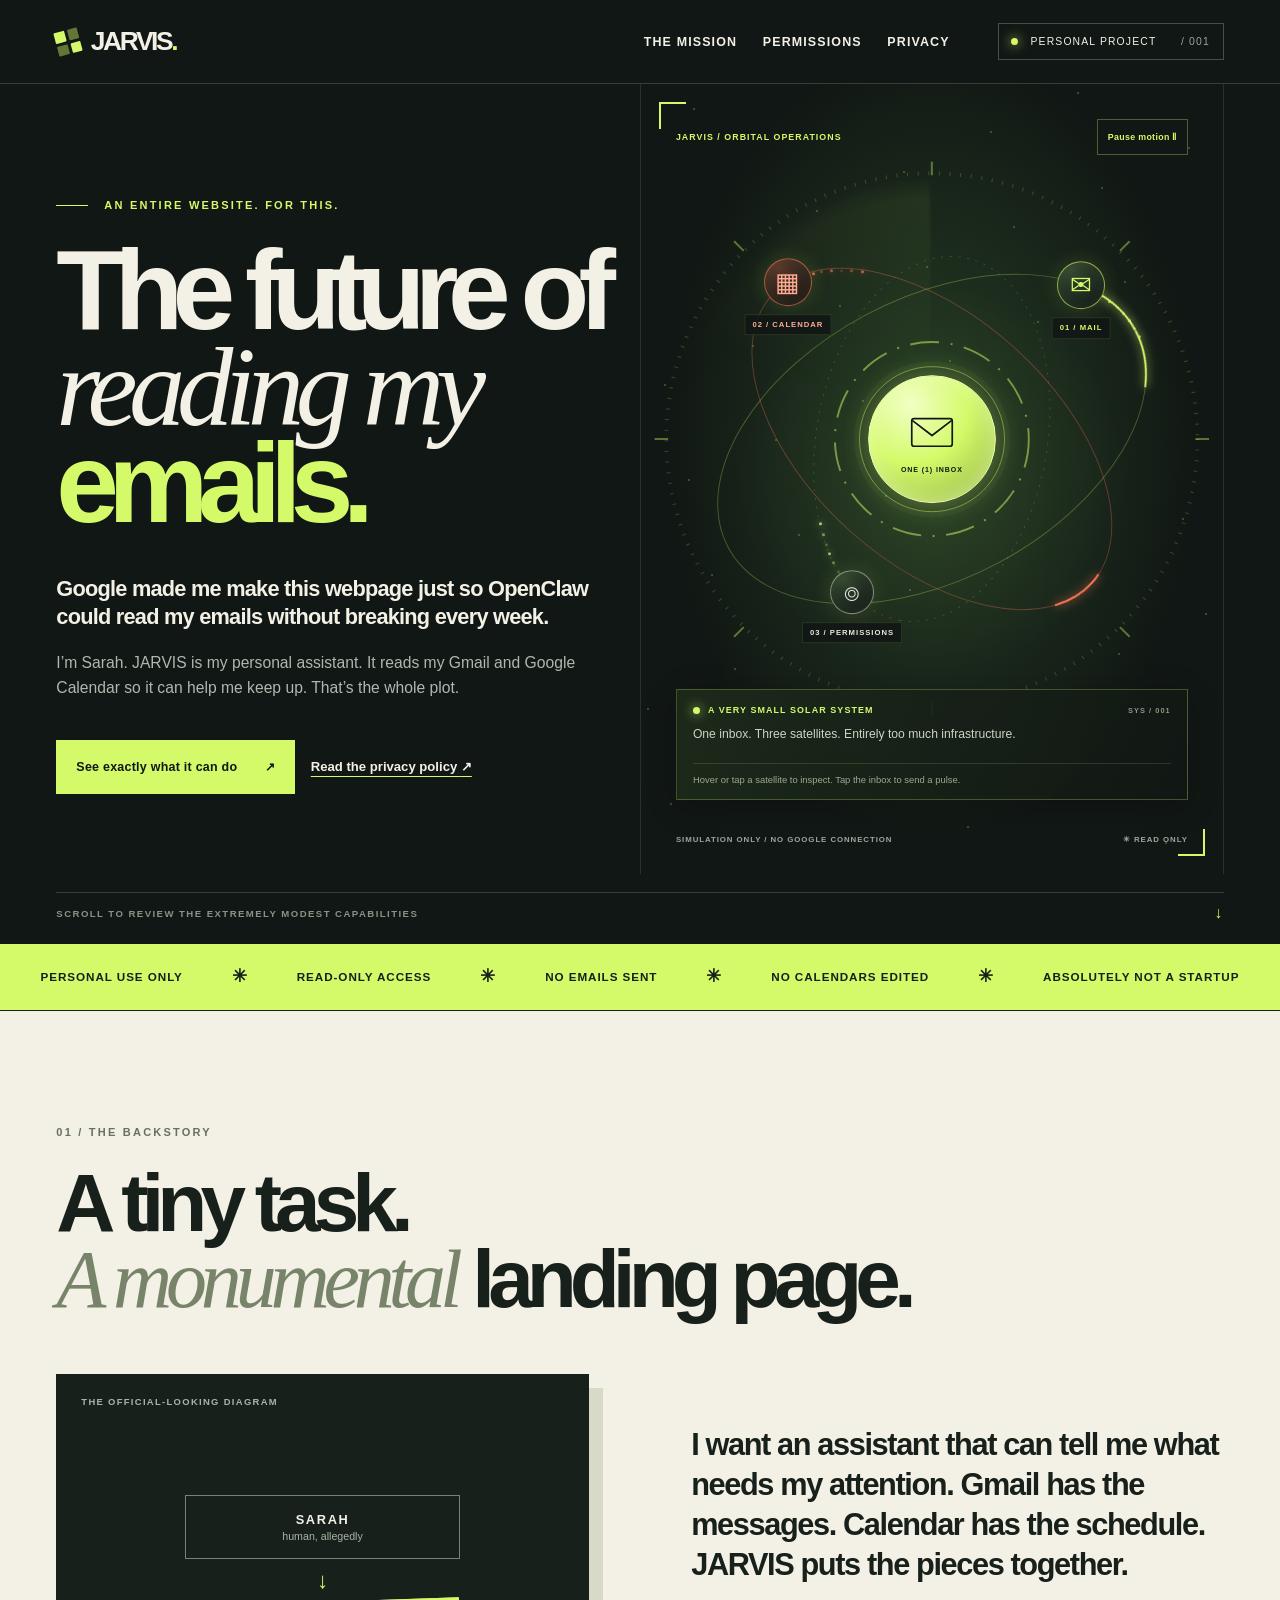
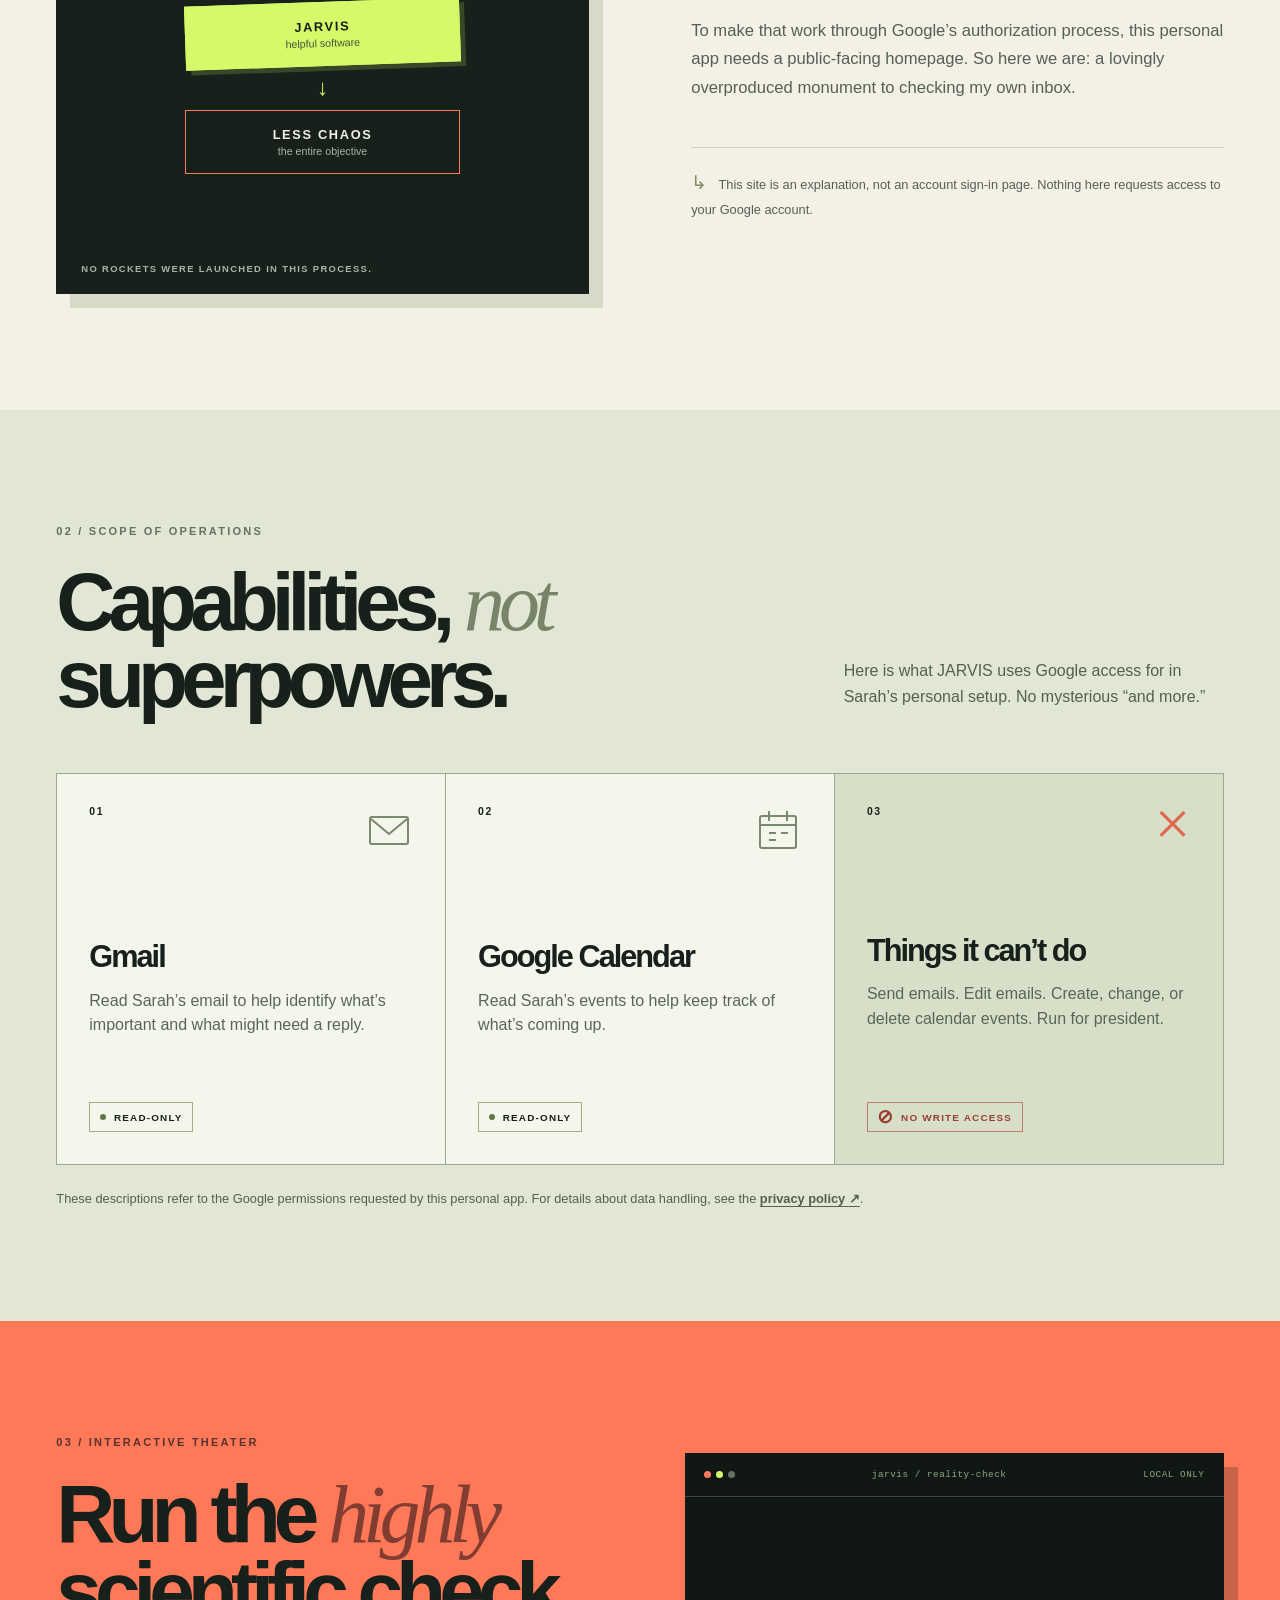
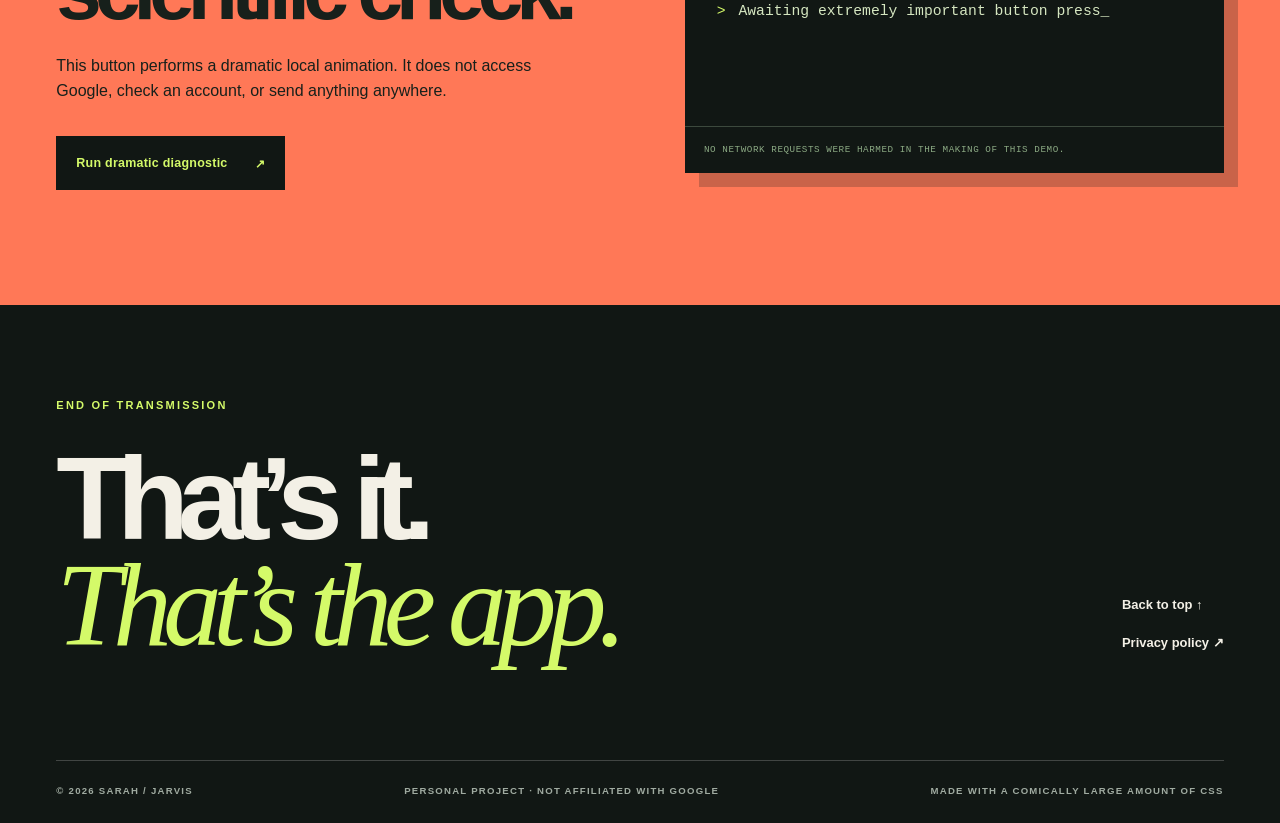
<file: index.html>
<!doctype html>
<html lang="en">
<head>
  <meta charset="utf-8">
  <meta name="viewport" content="width=device-width, initial-scale=1">
  <meta name="theme-color" content="#111714">
  <meta name="description" content="JARVIS is Sarah’s personal OpenClaw assistant. This page explains its read-only Gmail and Google Calendar access, with a perhaps excessive amount of ceremony.">
  <title>JARVIS — A very serious webpage for a very small mission</title>
  <link rel="stylesheet" href="styles.css?v=orbital-3">
  <script src="script.js?v=orbital-3" defer></script>
</head>
<body>
  <a class="skip-link" href="#main">Skip to content</a>
  <div class="site-shell">
    <header class="site-header">
      <a class="brand" href="#top" aria-label="JARVIS, back to top">
        <span class="brand-mark" aria-hidden="true"><span></span><span></span><span></span><span></span></span>
        <span>JARVIS<span class="brand-period">.</span></span>
      </a>
      <nav aria-label="Main navigation">
        <a href="#mission">The mission</a>
        <a href="#permissions">Permissions</a>
        <a href="privacy.html">Privacy</a>
      </nav>
      <span class="header-stamp"><span class="live-dot" aria-hidden="true"></span> PERSONAL PROJECT <span class="stamp-index">/ 001</span></span>
    </header>

    <main id="main">
      <section class="hero" id="top" aria-labelledby="hero-title">
        <div class="hero-copy">
          <div class="eyebrow"><span class="eyebrow-line" aria-hidden="true"></span> AN ENTIRE WEBSITE. FOR THIS.</div>
          <h1 id="hero-title">The future of<br><em>reading my</em><br><span class="hero-emphasis">emails.</span></h1>
          <p class="hero-lede">Google made me make this webpage just so OpenClaw could read my emails without breaking every week.</p>
          <p class="hero-sub">I’m Sarah. JARVIS is my personal assistant. It reads my Gmail and Google Calendar so it can help me keep up. That’s the whole plot.</p>
          <div class="hero-actions">
            <a class="button button-primary" href="#permissions">See exactly what it can do <span aria-hidden="true">↗</span></a>
            <a class="text-link" href="privacy.html">Read the privacy policy <span aria-hidden="true">↗</span></a>
          </div>
        </div>
        <section class="hero-art orbital-lab" aria-label="Interactive orbital illustration" aria-describedby="orbital-help">
          <div class="art-corner art-corner-tl" aria-hidden="true"></div><div class="art-corner art-corner-br" aria-hidden="true"></div>
          <div class="art-meta art-meta-top"><span>JARVIS / ORBITAL OPERATIONS</span><button class="motion-toggle" type="button" aria-pressed="false">Pause motion Ⅱ</button></div>
          <div class="star-field" aria-hidden="true"></div>
          <div class="orbital-scene">
            <div class="radar-sweep" aria-hidden="true"></div>
            <svg class="orbital-rings" viewBox="0 0 600 600" fill="none" aria-hidden="true">
              <circle class="outer-reticle" cx="300" cy="300" r="274"/>
              <circle class="inner-reticle" cx="300" cy="300" r="100"/>
              <g class="orbital-path" transform="rotate(-28 300 300)"><ellipse cx="300" cy="300" rx="238" ry="145"/><ellipse class="orbit-trace" cx="300" cy="300" rx="238" ry="145"/></g>
              <g class="orbital-path path-orange" transform="rotate(42 300 300)"><ellipse cx="300" cy="300" rx="222" ry="127"/><ellipse class="orbit-trace" cx="300" cy="300" rx="222" ry="127"/></g>
              <g class="orbital-path path-faint" transform="rotate(100 300 300)"><ellipse cx="300" cy="300" rx="190" ry="119"/></g>
              <path class="reticle-ticks" d="M300 14v14M300 572v14M14 300h14M572 300h14M96 96l10 10M494 494l10 10M96 504l10-10M494 106l10-10"/>
            </svg>
            <div class="orbital-particles" aria-hidden="true"></div>
            <div class="signal-wave" aria-hidden="true"></div>
            <button class="reactor" type="button" aria-label="Pulse the inbox reactor" aria-describedby="orbital-help">
              <span class="reactor-halo" aria-hidden="true"></span>
              <svg viewBox="0 0 96 96" fill="none" aria-hidden="true"><rect x="12" y="24" width="72" height="49" rx="4" stroke="currentColor" stroke-width="3"/><path d="m14 28 34 26 34-26" stroke="currentColor" stroke-width="3" stroke-linecap="round" stroke-linejoin="round"/></svg>
              <span>ONE (1) INBOX</span>
            </button>
            <button class="satellite satellite-mail" data-orbit="0" type="button" aria-label="Inspect Gmail satellite"><span class="satellite-icon" aria-hidden="true">✉</span><span class="satellite-tag">01 / MAIL</span></button>
            <button class="satellite satellite-calendar" data-orbit="1" type="button" aria-label="Inspect Calendar satellite"><span class="satellite-icon" aria-hidden="true">▦</span><span class="satellite-tag">02 / CALENDAR</span></button>
            <button class="satellite satellite-shield" data-orbit="2" type="button" aria-label="Inspect permissions satellite"><span class="satellite-icon" aria-hidden="true">⌾</span><span class="satellite-tag">03 / PERMISSIONS</span></button>
          </div>
          <div class="orbital-readout"><div class="readout-heading"><span class="live-dot" aria-hidden="true"></span><span id="orbital-title">A VERY SMALL SOLAR SYSTEM</span><span class="readout-index" aria-hidden="true">SYS / 001</span></div><p id="orbital-description">One inbox. Three satellites. Entirely too much infrastructure.</p><p class="orbital-help" id="orbital-help">Hover or tap a satellite to inspect. Tap the inbox to send a pulse.</p><span class="orbital-announcement" role="status" aria-live="polite"></span></div>
          <div class="art-meta art-meta-bottom" aria-hidden="true"><span>SIMULATION ONLY / NO GOOGLE CONNECTION</span><span>✳ READ ONLY</span></div>
        </section>
        <div class="hero-bottomline"><span>SCROLL TO REVIEW THE EXTREMELY MODEST CAPABILITIES</span><span aria-hidden="true">↓</span></div>
      </section>

      <section class="ticker" aria-label="Project summary"><div class="ticker-track"><span>PERSONAL USE ONLY</span><span aria-hidden="true">✳</span><span>READ-ONLY ACCESS</span><span aria-hidden="true">✳</span><span>NO EMAILS SENT</span><span aria-hidden="true">✳</span><span>NO CALENDARS EDITED</span><span aria-hidden="true">✳</span><span>ABSOLUTELY NOT A STARTUP</span></div></section>

      <section class="mission section-pad" id="mission" aria-labelledby="mission-title">
        <div class="section-heading reveal"><span class="section-index">01 / THE BACKSTORY</span><h2 id="mission-title">A tiny task.<br><em>A monumental</em> landing page.</h2></div>
        <div class="mission-grid">
          <div class="mission-visual reveal" aria-hidden="true"><span class="visual-top">THE OFFICIAL-LOOKING DIAGRAM</span><div class="flow-node flow-node-me">SARAH <small>human, allegedly</small></div><span class="flow-arrow">↓</span><div class="flow-node flow-node-jarvis">JARVIS <small>helpful software</small></div><span class="flow-arrow">↓</span><div class="flow-node flow-node-result">LESS CHAOS <small>the entire objective</small></div><span class="visual-bottom">NO ROCKETS WERE LAUNCHED IN THIS PROCESS.</span></div>
          <div class="mission-copy reveal"><p class="large-copy">I want an assistant that can tell me what needs my attention. Gmail has the messages. Calendar has the schedule. JARVIS puts the pieces together.</p><p>To make that work through Google’s authorization process, this personal app needs a public-facing homepage. So here we are: a lovingly overproduced monument to checking my own inbox.</p><p class="micro-note"><span aria-hidden="true">↳</span> This site is an explanation, not an account sign-in page. Nothing here requests access to your Google account.</p></div>
        </div>
      </section>

      <section class="permissions section-pad" id="permissions" aria-labelledby="permissions-title">
        <div class="section-heading reveal"><span class="section-index">02 / SCOPE OF OPERATIONS</span><h2 id="permissions-title">Capabilities, <em>not</em><br>superpowers.</h2><p class="section-intro">Here is what JARVIS uses Google access for in Sarah’s personal setup. No mysterious “and more.”</p></div>
        <div class="permission-grid">
          <article class="permission-card reveal"><div class="card-top"><span class="card-number">01</span><svg viewBox="0 0 48 48" fill="none" aria-hidden="true"><rect x="5" y="11" width="38" height="27" rx="2" stroke="currentColor" stroke-width="2"/><path d="m6 13 18 15 18-15" stroke="currentColor" stroke-width="2"/></svg></div><h3>Gmail</h3><p>Read Sarah’s email to help identify what’s important and what might need a reply.</p><div class="scope-tag"><span class="scope-dot" aria-hidden="true"></span> READ-ONLY</div></article>
          <article class="permission-card reveal"><div class="card-top"><span class="card-number">02</span><svg viewBox="0 0 48 48" fill="none" aria-hidden="true"><rect x="6" y="10" width="36" height="32" rx="2" stroke="currentColor" stroke-width="2"/><path d="M6 19h36M15 5v10M33 5v10M15 27h7M27 27h7M15 34h7" stroke="currentColor" stroke-width="2"/></svg></div><h3>Google Calendar</h3><p>Read Sarah’s events to help keep track of what’s coming up.</p><div class="scope-tag"><span class="scope-dot" aria-hidden="true"></span> READ-ONLY</div></article>
          <article class="permission-card permission-card-negative reveal"><div class="card-top"><span class="card-number">03</span><span class="big-x" aria-hidden="true">×</span></div><h3>Things it can’t do</h3><p>Send emails. Edit emails. Create, change, or delete calendar events. Run for president.</p><div class="scope-tag scope-tag-negative"><span aria-hidden="true">⊘</span> NO WRITE ACCESS</div></article>
        </div>
        <p class="permission-footnote reveal">These descriptions refer to the Google permissions requested by this personal app. For details about data handling, see the <a href="privacy.html">privacy policy <span aria-hidden="true">↗</span></a>.</p>
      </section>

      <section class="diagnostic section-pad" aria-labelledby="diagnostic-title"><div class="diagnostic-copy reveal"><span class="section-index">03 / INTERACTIVE THEATER</span><h2 id="diagnostic-title">Run the <em>highly</em><br>scientific check.</h2><p>This button performs a dramatic local animation. It does not access Google, check an account, or send anything anywhere.</p><button class="button button-secondary" id="diagnostic-button" type="button" aria-controls="diagnostic-output">Run dramatic diagnostic <span aria-hidden="true">↗</span></button></div><div class="terminal reveal" aria-label="Decorative diagnostic display"><div class="terminal-top"><span class="terminal-lights" aria-hidden="true"><i></i><i></i><i></i></span><span>jarvis / reality-check</span><span>LOCAL ONLY</span></div><div class="terminal-body" id="diagnostic-output" role="status" aria-live="polite" aria-atomic="true"><span class="terminal-prompt">&gt;</span> Awaiting extremely important button press<span class="cursor" aria-hidden="true">_</span></div><div class="terminal-bottom">NO NETWORK REQUESTS WERE HARMED IN THE MAKING OF THIS DEMO.</div></div></section>
    </main>

    <footer class="site-footer"><div class="footer-main"><div><span class="footer-kicker">END OF TRANSMISSION</span><p>That’s it.<br><em>That’s the app.</em></p></div><div class="footer-links"><a href="#top">Back to top ↑</a><a href="privacy.html">Privacy policy ↗</a></div></div><div class="footer-bottom"><span>© <span id="year">2026</span> SARAH / JARVIS</span><span>PERSONAL PROJECT · NOT AFFILIATED WITH GOOGLE</span><span>MADE WITH A COMICALLY LARGE AMOUNT OF CSS</span></div></footer>
  </div>
</body>
</html>
</file>
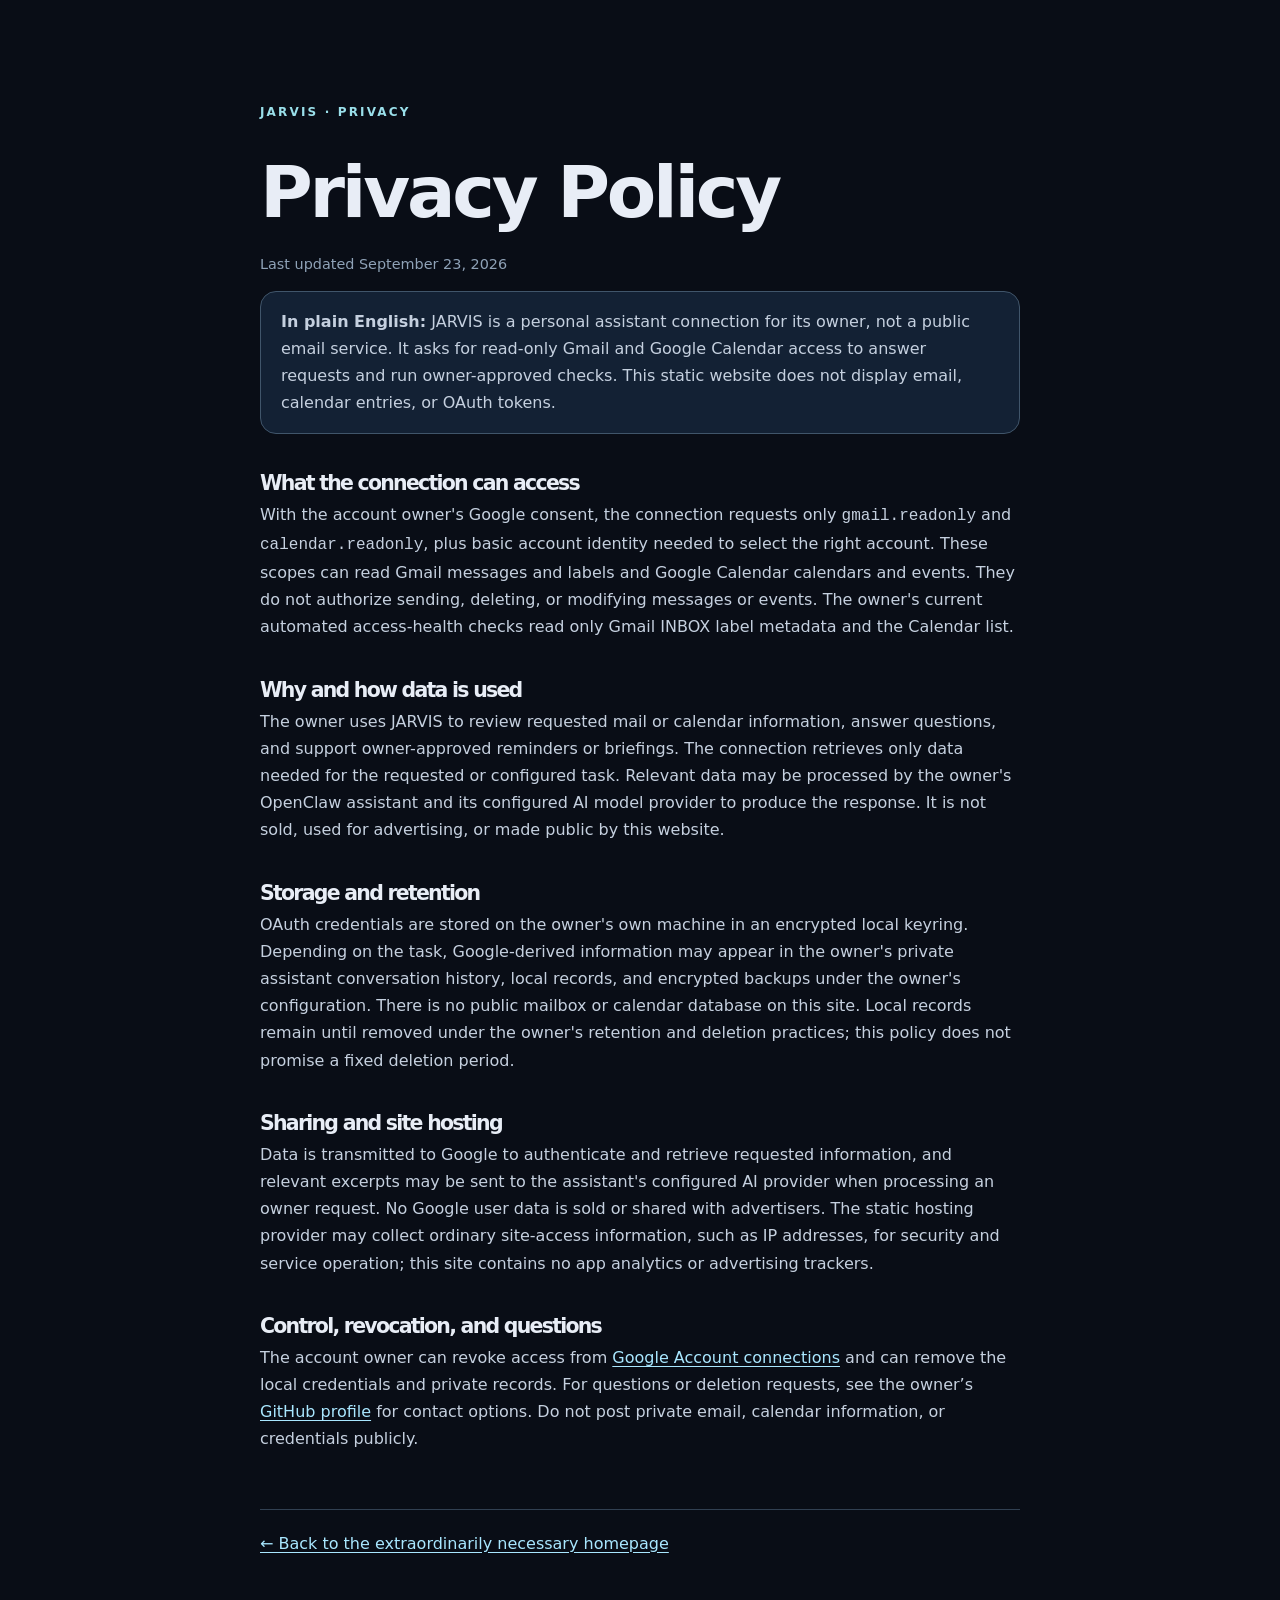
<file: privacy.html>
<!doctype html>
<html lang="en">
<head>
  <meta charset="utf-8">
  <meta name="viewport" content="width=device-width, initial-scale=1">
  <meta name="color-scheme" content="dark">
  <title>Privacy Policy · JARVIS</title>
  <meta name="description" content="How the personal-use JARVIS Google connection handles Gmail and Google Calendar data.">
  <link rel="stylesheet" href="styles.css">
  <style>
    body.privacy-page { background:#090d16; color:#e8edf6; font: 16px/1.7 system-ui,-apple-system,BlinkMacSystemFont,"Segoe UI",sans-serif; }
    .privacy-shell { width:min(760px,calc(100% - 2.5rem)); margin:0 auto; padding:clamp(3rem,8vw,7rem) 0 6rem; }
    .privacy-shell a { color:#a9e7ff; text-underline-offset:3px; }
    .privacy-shell .eyebrow { color:#9adfea; text-transform:uppercase; letter-spacing:.18em; font-size:.75rem; font-weight:700; }
    .privacy-shell h1 { font-size:clamp(2.4rem,7vw,4.5rem); line-height:1.04; letter-spacing:-.045em; margin:.7rem 0 1.4rem; }
    .privacy-shell h2 { font-size:1.28rem; margin:2.5rem 0 .5rem; }
    .privacy-shell p,.privacy-shell li { color:#c5d0df; }
    .privacy-shell ul { padding-left:1.35rem; }
    .privacy-shell .notice { border:1px solid #40556a; border-radius:16px; padding:1rem 1.25rem; background:#132134; }
    .privacy-shell .meta { color:#8fa2b7; font-size:.9rem; }
    .privacy-shell footer { border-top:1px solid #314052; margin-top:3.5rem; padding-top:1.25rem; }
  </style>
</head>
<body class="privacy-page">
  <main class="privacy-shell">
    <p class="eyebrow">JARVIS · Privacy</p>
    <h1>Privacy Policy</h1>
    <p class="meta">Last updated September 23, 2026</p>
    <p class="notice"><strong>In plain English:</strong> JARVIS is a personal assistant connection for its owner, not a public email service. It asks for read-only Gmail and Google Calendar access to answer requests and run owner-approved checks. This static website does not display email, calendar entries, or OAuth tokens.</p>

    <h2>What the connection can access</h2>
    <p>With the account owner's Google consent, the connection requests only <code>gmail.readonly</code> and <code>calendar.readonly</code>, plus basic account identity needed to select the right account. These scopes can read Gmail messages and labels and Google Calendar calendars and events. They do not authorize sending, deleting, or modifying messages or events. The owner's current automated access-health checks read only Gmail INBOX label metadata and the Calendar list.</p>

    <h2>Why and how data is used</h2>
    <p>The owner uses JARVIS to review requested mail or calendar information, answer questions, and support owner-approved reminders or briefings. The connection retrieves only data needed for the requested or configured task. Relevant data may be processed by the owner's OpenClaw assistant and its configured AI model provider to produce the response. It is not sold, used for advertising, or made public by this website.</p>

    <h2>Storage and retention</h2>
    <p>OAuth credentials are stored on the owner's own machine in an encrypted local keyring. Depending on the task, Google-derived information may appear in the owner's private assistant conversation history, local records, and encrypted backups under the owner's configuration. There is no public mailbox or calendar database on this site. Local records remain until removed under the owner's retention and deletion practices; this policy does not promise a fixed deletion period.</p>

    <h2>Sharing and site hosting</h2>
    <p>Data is transmitted to Google to authenticate and retrieve requested information, and relevant excerpts may be sent to the assistant's configured AI provider when processing an owner request. No Google user data is sold or shared with advertisers. The static hosting provider may collect ordinary site-access information, such as IP addresses, for security and service operation; this site contains no app analytics or advertising trackers.</p>

    <h2>Control, revocation, and questions</h2>
    <p>The account owner can revoke access from <a href="https://myaccount.google.com/connections" target="_blank" rel="noopener noreferrer">Google Account connections</a> and can remove the local credentials and private records. For questions or deletion requests, see the owner’s <a href="https://github.com/Malurth">GitHub profile</a> for contact options. Do not post private email, calendar information, or credentials publicly.</p>

    <footer><a href="./">← Back to the extraordinarily necessary homepage</a></footer>
  </main>
</body>
</html>
</file>
<file: styles.css>
@charset "UTF-8";
:root{--ink:#17201b;--deep:#111714;--cream:#f3f0e6;--paper:#e9e8dc;--lime:#d4fa69;--orange:#ff7857;--muted:#a5aea2;--line:rgba(23,32,27,.17);--font:Arial,Helvetica,sans-serif}
*{box-sizing:border-box}html{scroll-behavior:smooth}body{margin:0;background:var(--cream);color:var(--ink);font-family:var(--font);-webkit-font-smoothing:antialiased}a{color:inherit}button{font:inherit}.site-shell{overflow:hidden}.skip-link{position:absolute;left:1rem;top:-5rem;padding:.8rem 1rem;background:var(--lime);color:var(--deep);z-index:99}.skip-link:focus{top:1rem}a:focus-visible,button:focus-visible{outline:3px solid var(--orange);outline-offset:4px}::selection{background:var(--lime);color:var(--deep)}
.site-header{height:84px;display:flex;align-items:center;gap:3rem;padding:0 clamp(1.25rem,4.4vw,5rem);background:var(--deep);color:var(--cream);border-bottom:1px solid rgba(255,255,255,.17)}.brand{display:inline-flex;align-items:center;gap:.65rem;text-decoration:none;font-size:1.65rem;font-weight:900;letter-spacing:-.09em;white-space:nowrap}.brand-period{color:var(--lime)}.brand-mark{width:24px;height:24px;display:grid;grid-template-columns:repeat(2,1fr);gap:3px;transform:rotate(-15deg)}.brand-mark span{background:var(--lime);border-radius:1px}.brand-mark span:nth-child(2),.brand-mark span:nth-child(3){opacity:.42}.site-header nav{display:flex;gap:clamp(1rem,2vw,2.5rem);margin-left:auto}.site-header nav a{text-decoration:none;font-size:.78rem;font-weight:700;text-transform:uppercase;letter-spacing:.09em;transition:color .2s}.site-header nav a:hover,.footer-links a:hover{color:var(--lime)}.header-stamp{border:1px solid rgba(255,255,255,.23);padding:.73rem .8rem;font-size:.65rem;letter-spacing:.11em;white-space:nowrap}.live-dot,.scope-dot{display:inline-block;width:7px;height:7px;border-radius:50%;background:var(--lime);margin-right:.5rem;box-shadow:0 0 12px var(--lime)}.stamp-index{color:#9aa39b;margin-left:1.3rem}
.hero{background:var(--deep);color:var(--cream);min-height:740px;display:grid;grid-template-columns:minmax(0,1.05fr) minmax(0,.95fr);position:relative;padding:0 clamp(1.25rem,4.4vw,5rem) 70px}.hero-copy{position:relative;z-index:2;padding:clamp(5rem,9vw,9rem) 0 5rem;max-width:740px}.eyebrow,.section-index,.footer-kicker{font-size:.69rem;font-weight:800;letter-spacing:.2em;text-transform:uppercase}.eyebrow{display:flex;align-items:center;gap:1rem;color:var(--lime);margin-bottom:2rem}.eyebrow-line{height:1px;width:32px;background:var(--lime)}h1,h2,h3,p{margin-top:0}h1{font-size:clamp(4.6rem,8.8vw,10rem);line-height:.85;letter-spacing:-.095em;font-weight:900;margin-bottom:2.7rem}h1 em,h2 em,.footer-main em{font-family:Georgia,'Times New Roman',serif;font-weight:400;letter-spacing:-.075em}.hero-emphasis{color:var(--lime)}.hero-lede{font-size:clamp(1.22rem,1.7vw,1.8rem);font-weight:700;letter-spacing:-.035em;line-height:1.32;max-width:610px;margin-bottom:1.1rem}.hero-sub{max-width:570px;color:#afb8ae;font-size:.98rem;line-height:1.65}.hero-actions{display:flex;gap:1.7rem;align-items:center;flex-wrap:wrap;margin-top:2.4rem}.button{border:0;display:inline-flex;align-items:center;justify-content:space-between;gap:1.7rem;padding:1.12rem 1.25rem;min-height:54px;text-decoration:none;font-size:.78rem;font-weight:900;letter-spacing:.02em;cursor:pointer;transition:transform .2s,background .2s,box-shadow .2s}.button:hover{transform:translateY(-3px);box-shadow:5px 5px 0 var(--orange)}.button-primary{background:var(--lime);color:var(--deep)}.button-secondary{background:var(--deep);color:var(--lime)}.text-link{font-size:.82rem;font-weight:700;text-decoration:underline;text-underline-offset:5px;text-decoration-color:var(--lime)}.text-link:hover{color:var(--lime)}
.hero-art{position:relative;min-height:600px;align-self:stretch;margin-left:-4rem;background:radial-gradient(circle at 50% 48%,rgba(212,250,105,.08),transparent 34%),repeating-linear-gradient(0deg,transparent 0 39px,rgba(255,255,255,.045) 40px),repeating-linear-gradient(90deg,transparent 0 39px,rgba(255,255,255,.045) 40px);border-left:1px solid rgba(255,255,255,.1);border-right:1px solid rgba(255,255,255,.1);overflow:hidden}.art-corner{width:27px;height:27px;border:solid var(--lime);position:absolute;z-index:3}.art-corner-tl{left:18px;top:95px;border-width:2px 0 0 2px}.art-corner-br{right:18px;bottom:89px;border-width:0 2px 2px 0}.art-meta{position:absolute;left:6%;right:6%;display:flex;justify-content:space-between;color:#9ca89c;font-size:.55rem;font-weight:700;letter-spacing:.12em;z-index:3}.art-meta-top{top:112px}.art-meta-top span{color:var(--lime)}.art-meta-bottom{bottom:105px}.orbit{position:absolute;left:50%;top:49%;border:1px solid rgba(212,250,105,.2);border-radius:50%;transform:translate(-50%,-50%)}.orbit-one{width:230px;height:230px;border-style:dashed;animation:orbit-spin 35s linear infinite}.orbit-two{width:390px;height:390px;border-color:rgba(212,250,105,.31);box-shadow:0 0 0 1px rgba(212,250,105,.04) inset}.orbit-three{width:560px;height:560px;border-color:rgba(212,250,105,.1);border-style:dashed;animation:orbit-spin 70s linear infinite reverse}.orbit-two:before,.orbit-two:after{content:"";position:absolute;top:50%;height:1px;width:100%;background:rgba(212,250,105,.08)}.orbit-two:after{transform:rotate(90deg)}.orbit-dot{position:absolute;width:8px;height:8px;border-radius:50%;background:var(--lime);box-shadow:0 0 15px var(--lime);z-index:2}.orbit-dot-one{top:calc(49% - 196px);left:50%;animation:dot-pulse 3s ease-in-out infinite}.orbit-dot-two{top:calc(49% + 130px);left:calc(50% + 145px);background:var(--orange);box-shadow:0 0 15px var(--orange);animation:dot-pulse 3s ease-in-out 1.5s infinite}.core{position:absolute;left:50%;top:49%;transform:translate(-50%,-50%);z-index:3;text-align:center}.core-inner{height:155px;width:155px;display:grid;place-items:center;border-radius:50%;background:var(--lime);box-shadow:0 0 0 11px var(--deep),0 0 0 12px rgba(212,250,105,.45),0 0 65px rgba(212,250,105,.35);animation:core-breathe 5s ease-in-out infinite}.core-inner svg{width:72px;color:var(--deep)}.core-label{display:block;color:var(--lime);font-size:.6rem;font-weight:800;letter-spacing:.19em;margin-top:32px}.art-callout{position:absolute;z-index:4;background:var(--deep);border:1px solid rgba(212,250,105,.45);padding:.8rem 1rem;color:#afb8ae;text-transform:uppercase;font-size:.55rem;line-height:1.75;letter-spacing:.12em}.art-callout strong{color:var(--lime);font-size:.65rem}.callout-number{color:var(--orange)}.art-callout-left{top:27%;left:5%}.art-callout-right{right:4%;bottom:28%}.hero-bottomline{position:absolute;bottom:25px;left:clamp(1.25rem,4.4vw,5rem);right:clamp(1.25rem,4.4vw,5rem);border-top:1px solid rgba(255,255,255,.16);padding-top:15px;display:flex;justify-content:space-between;color:#879387;font-size:.6rem;letter-spacing:.15em;font-weight:700}.hero-bottomline span:last-child{color:var(--lime);font-size:1rem;line-height:.6}
.ticker{background:var(--lime);overflow:hidden;border-bottom:1px solid var(--ink)}.ticker-track{min-height:66px;display:flex;align-items:center;justify-content:space-around;gap:2rem;padding:1rem 2rem;width:max-content;min-width:100%;font-size:.73rem;letter-spacing:.08em;font-weight:900;white-space:nowrap}.ticker-track span:nth-child(even){font-size:1.1rem}
.section-pad{padding:clamp(5rem,9vw,10rem) clamp(1.25rem,4.4vw,5rem)}.section-heading{margin-bottom:3.5rem}.section-index{display:block;margin-bottom:1.7rem;color:#667161}h2{font-size:clamp(3.3rem,6.4vw,7.3rem);line-height:.93;letter-spacing:-.085em;font-weight:900;margin-bottom:0}h2 em{color:#788469}.mission{background:var(--cream)}.mission-grid{display:grid;grid-template-columns:1fr 1fr;gap:clamp(2rem,8vw,10rem);align-items:center}.mission-visual{min-height:520px;background:var(--ink);color:var(--cream);position:relative;display:flex;flex-direction:column;align-items:center;justify-content:center;gap:.65rem;padding:4rem 2rem;box-shadow:14px 14px 0 #d6dac6}.visual-top,.visual-bottom{position:absolute;font-size:.59rem;font-weight:800;letter-spacing:.14em;color:#a9b3a5}.visual-top{top:22px;left:25px}.visual-bottom{bottom:20px;left:25px}.flow-node{width:min(100%,275px);border:1px solid #778472;text-align:center;padding:1rem;font-weight:900;letter-spacing:.13em;font-size:.8rem}.flow-node small{display:block;color:#a9b3a5;font-weight:400;letter-spacing:0;text-transform:none;margin-top:.2rem}.flow-node-jarvis{background:var(--lime);color:var(--ink);border-color:var(--lime);transform:rotate(-2deg);box-shadow:5px 5px 0 rgba(212,250,105,.18)}.flow-node-jarvis small{color:#49553a}.flow-node-result{border-color:var(--orange)}.flow-arrow{font-size:1.4rem;color:var(--lime);line-height:1}.mission-copy{max-width:560px}.mission-copy p{font-size:1.04rem;line-height:1.7;color:#566054;margin-bottom:1.4rem}.mission-copy .large-copy{font-size:clamp(1.5rem,2.4vw,2.4rem);font-weight:700;letter-spacing:-.045em;line-height:1.3;color:var(--ink);margin-bottom:2rem}.mission-copy .micro-note{border-top:1px solid var(--line);margin-top:2.8rem;padding-top:1.2rem;font-size:.8rem}.micro-note span{color:#81935c;font-size:1.2rem;margin-right:.5rem}
.permissions{background:#e1e7d4}.permissions .section-heading{display:grid;grid-template-columns:1fr 1fr;column-gap:3rem}.permissions .section-heading .section-index{grid-column:1/-1}.section-intro{align-self:end;max-width:380px;margin:0 0 .5rem auto;color:#53614f;line-height:1.6;font-size:1rem}.permission-grid{display:grid;grid-template-columns:repeat(3,minmax(0,1fr));gap:1px;background:#9baa8e;border:1px solid #9baa8e}.permission-card{min-height:390px;padding:clamp(1.5rem,2.5vw,2.8rem);background:#f4f5eb;display:flex;flex-direction:column;transition:background .25s,transform .25s}.permission-card:hover{background:#fffef4;transform:translateY(-6px)}.card-top{display:flex;justify-content:space-between;align-items:flex-start;margin-bottom:auto}.card-number{font-size:.65rem;font-weight:800;letter-spacing:.16em}.card-top svg{width:48px;height:48px;color:#7a886f}.permission-card h3{font-size:clamp(1.7rem,2.4vw,2.8rem);line-height:1;letter-spacing:-.065em;margin:2.5rem 0 1rem}.permission-card p{line-height:1.55;color:#596657;max-width:350px}.scope-tag{display:inline-flex;align-items:center;align-self:flex-start;margin-top:auto;border:1px solid #9cae82;padding:.55rem .6rem;font-size:.62rem;font-weight:900;letter-spacing:.12em}.scope-dot{width:6px;height:6px;background:#5d7843;box-shadow:none}.permission-card-negative{background:#d7dfc9}.big-x{font-family:Georgia,serif;font-size:4rem;line-height:.55;color:#df684e;font-weight:400}.scope-tag-negative{border-color:#c27e6b;color:#983f32;gap:.4rem}.scope-tag-negative span{font-size:1.2rem;line-height:.5}.permission-footnote{font-size:.8rem;color:#53614f;margin:1.6rem 0 0}.permission-footnote a{font-weight:800;text-underline-offset:3px}
.diagnostic{background:var(--orange);display:grid;grid-template-columns:1fr 1fr;gap:clamp(2rem,7vw,8rem);align-items:center}.diagnostic .section-index{color:#59332d}.diagnostic h2{margin-bottom:1.5rem}.diagnostic h2 em{color:#823d33}.diagnostic-copy p{font-size:1rem;line-height:1.6;max-width:500px;margin-bottom:2rem}.diagnostic .button:hover{box-shadow:5px 5px 0 var(--lime)}.terminal{background:var(--deep);color:#d5e6c0;min-height:320px;box-shadow:14px 14px 0 rgba(23,32,27,.23);display:flex;flex-direction:column;font-family:ui-monospace,SFMono-Regular,Consolas,monospace}.terminal-top,.terminal-bottom{display:flex;align-items:center;justify-content:space-between;gap:.5rem;padding:1rem 1.2rem;border-bottom:1px solid #3c493d;color:#8caa84;font-size:.58rem;letter-spacing:.06em}.terminal-lights{display:inline-flex;gap:5px}.terminal-lights i{width:7px;height:7px;background:#667365;border-radius:50%}.terminal-lights i:first-child{background:var(--orange)}.terminal-lights i:nth-child(2){background:var(--lime)}.terminal-body{flex:1;padding:3rem 2rem;display:flex;align-items:center;line-height:1.7;white-space:pre-line;font-size:clamp(.76rem,1.15vw,.98rem)}.terminal-prompt{color:var(--lime);margin-right:.8rem}.cursor{animation:blink 1s steps(1,end) infinite}.terminal-bottom{border-top:1px solid #3c493d;border-bottom:0;line-height:1.5}
.site-footer{background:var(--deep);color:var(--cream);padding:clamp(4rem,7vw,8rem) clamp(1.25rem,4.4vw,5rem) 1.7rem}.footer-main{display:flex;justify-content:space-between;gap:2rem;align-items:end;padding-bottom:clamp(4rem,8vw,8rem)}.footer-kicker{color:var(--lime)}.footer-main p{font-size:clamp(4.2rem,9.2vw,11rem);font-weight:900;letter-spacing:-.095em;line-height:.9;margin:2rem 0 0}.footer-main em{color:var(--lime)}.footer-links{display:flex;flex-direction:column;gap:1.4rem;align-items:flex-start;padding-bottom:.5rem;white-space:nowrap}.footer-links a{font-size:.81rem;font-weight:800;text-decoration:none;transition:color .2s}.footer-bottom{border-top:1px solid rgba(255,255,255,.2);padding-top:1.5rem;display:flex;justify-content:space-between;gap:1rem;flex-wrap:wrap;color:#a0aba1;font-size:.6rem;font-weight:700;letter-spacing:.13em}
@keyframes orbit-spin{to{transform:translate(-50%,-50%) rotate(360deg)}}@keyframes dot-pulse{50%{opacity:.4;transform:scale(.7)}}@keyframes core-breathe{50%{box-shadow:0 0 0 11px var(--deep),0 0 0 12px rgba(212,250,105,.7),0 0 85px rgba(212,250,105,.5)}}@keyframes blink{50%{opacity:0}}.js .reveal{opacity:0;transform:translateY(25px);transition:opacity .65s ease,transform .65s ease}.js .reveal.is-visible{opacity:1;transform:none}
@media(max-width:1100px){.header-stamp{display:none}.hero-art{margin-left:-2rem}.hero-copy{padding-top:7rem}h1{font-size:clamp(4.2rem,8.5vw,8rem)}.art-callout-left{left:2%}.art-callout-right{right:2%}}
@media(max-width:800px){.site-header{height:72px;gap:1rem}.site-header nav{gap:1rem}.site-header nav a{font-size:.68rem}.hero{display:block;padding-bottom:70px}.hero-copy{padding:5rem 0 2.5rem}.hero-art{margin:0;min-height:490px;border:1px solid rgba(255,255,255,.1)}.art-meta-top{top:25px}.art-meta-bottom{bottom:25px}.art-corner-tl{top:14px}.art-corner-br{bottom:14px}.hero-bottomline{bottom:22px}.mission-grid,.diagnostic{grid-template-columns:1fr}.mission-visual{min-height:450px}.permissions .section-heading{display:block}.section-intro{margin:1.5rem 0 0}.permission-grid{grid-template-columns:1fr 1fr}.permission-card{min-height:350px}.permission-card-negative{grid-column:1/-1;min-height:270px}.diagnostic{gap:3rem}.terminal{min-height:260px}}
@media(max-width:560px){.site-header{padding-inline:1.2rem}.brand{font-size:1.4rem}.brand-mark{width:19px;height:19px}.site-header nav{gap:.8rem}.site-header nav a{font-size:.62rem;letter-spacing:0}.site-header nav a:first-child{display:none}.hero-copy{padding-top:4.4rem}h1{font-size:clamp(3.7rem,14vw,5.8rem)}.hero-lede{font-size:1.25rem}.hero-art{min-height:390px}.orbit-one{width:155px;height:155px}.orbit-two{width:275px;height:275px}.orbit-three{width:390px;height:390px}.core-inner{width:112px;height:112px}.core-inner svg{width:55px}.orbit-dot-one{top:calc(49% - 139px)}.orbit-dot-two{top:calc(49% + 95px);left:calc(50% + 101px)}.art-callout{font-size:.44rem;padding:.4rem .55rem}.art-callout strong{font-size:.51rem}.art-callout-left{top:19%}.art-callout-right{bottom:17%}.art-meta{font-size:.4rem}.hero-bottomline{font-size:.5rem}.ticker-track{gap:1rem;font-size:.62rem}.section-pad{padding-block:5rem}h2{font-size:clamp(3.1rem,12vw,5rem)}.mission-visual{min-height:380px}.permission-grid{grid-template-columns:1fr}.permission-card,.permission-card-negative{grid-column:auto;min-height:300px}.footer-main{display:block}.footer-main p{font-size:clamp(4rem,14vw,6rem)}.footer-links{margin-top:3rem}}
@media(max-width:370px){.site-header nav a:nth-child(2){display:none}.hero-actions{align-items:flex-start;flex-direction:column}.art-callout-left{top:21%}}
@media(prefers-reduced-motion:reduce){html{scroll-behavior:auto}*,*::before,*::after{animation-duration:.01ms!important;animation-iteration-count:1!important;transition-duration:.01ms!important}.js .reveal{opacity:1;transform:none}}

/* Orbital operations: a tiny, interactive planetarium. */
.orbital-lab{isolation:isolate;--pointer-x:50%;--pointer-y:50%;background:radial-gradient(circle at var(--pointer-x) var(--pointer-y),#d4fa6910,transparent 40%),radial-gradient(ellipse at 50% 45%,#253d24 0%,#111714 65%);min-height:680px}
.orbital-lab::before{content:"";position:absolute;inset:0;background:repeating-linear-gradient(0deg,transparent 0 49px,#d4fa6907 50px),repeating-linear-gradient(90deg,transparent 0 49px,#d4fa6907 50px);mask-image:radial-gradient(ellipse,black,transparent 75%);pointer-events:none}
.orbital-lab .art-meta-top{top:35px;align-items:center;gap:10px}.orbital-lab .art-meta-bottom{bottom:30px;font-size:.49rem;gap:8px}.orbital-lab .art-corner-tl{top:18px}.orbital-lab .art-corner-br{bottom:18px}
.motion-toggle{border:1px solid #d4fa6950;background:#111714b3;color:var(--lime);font:inherit;letter-spacing:.04em;padding:9px 10px;min-height:36px;cursor:pointer;white-space:nowrap}.motion-toggle:hover{background:#d4fa6922}
.orbital-scene{position:absolute;left:0;top:45%;width:100%;aspect-ratio:1;transform:translateY(-50%) translate(var(--drift-x,0px),var(--drift-y,0px));transition:transform .3s ease-out;pointer-events:none}
.orbital-rings,.orbital-particles{position:absolute;inset:0;width:100%;height:100%;overflow:visible;pointer-events:none}.orbital-path{stroke:#d4fa6945;stroke-width:1}.path-orange{stroke:#ff785750}.path-faint{stroke:#d4fa692e;stroke-dasharray:2 7}.orbit-trace{stroke:var(--lime);stroke-dasharray:60 1100;stroke-width:2;filter:drop-shadow(0 0 5px #d4fa69);animation:trace-orbit 14s linear infinite}.path-orange .orbit-trace{stroke:var(--orange);animation-duration:19s;animation-direction:reverse;stroke-dasharray:45 1060;filter:drop-shadow(0 0 5px #ff7857)}
.outer-reticle{stroke:#d4fa6935;stroke-dasharray:1 10;stroke-width:4;transform-origin:center;animation:reticle-turn 100s linear infinite}.inner-reticle{stroke:#d4fa6980;stroke-width:2;stroke-dasharray:30 12 2 12;transform-origin:center;animation:reticle-turn 35s linear infinite reverse}.reticle-ticks{stroke:#d4fa6966;stroke-width:2}
.radar-sweep{position:absolute;inset:5%;border-radius:50%;background:conic-gradient(from 0deg,transparent 0deg 290deg,#d4fa6900 290deg,#d4fa6910 359deg,transparent 360deg);animation:reticle-turn 18s linear infinite;mask-image:radial-gradient(circle,transparent 18%,black 65%,transparent 71%)}
.reactor{position:absolute;top:50%;left:50%;transform:translate(-50%,-50%);width:clamp(85px,10vw,132px);aspect-ratio:1;border:1px solid #e9ffab;border-radius:50%;background:radial-gradient(circle at 33% 23%,#f1ffc6,#d4fa69 45%,#8fae40);color:var(--deep);box-shadow:0 0 28px #d4fa6955,inset 0 0 20px #f1ffc699;cursor:pointer;pointer-events:auto;display:grid;place-content:center;gap:7px;transition:box-shadow .25s,filter .25s;z-index:4}
.reactor svg{width:54px;margin:auto;transition:transform .3s}.reactor>span:last-child{font:800 .44rem Arial,sans-serif;letter-spacing:.13em}.reactor:hover,.reactor:focus-visible{box-shadow:0 0 70px #d4fa69a0,inset 0 0 25px #fff8;filter:brightness(1.12)}.reactor:hover svg{transform:translateY(-3px) rotate(-8deg)}.reactor-halo{position:absolute;inset:-10px;border:1px solid #d4fa6970;border-radius:50%;box-shadow:0 0 0 5px #d4fa6909;animation:halo-breathe 4s ease-in-out infinite}
.satellite{position:absolute;left:50%;top:50%;padding:0;width:48px;height:48px;border:1px solid #d4fa69a0;border-radius:50%;background:radial-gradient(circle at 30% 20%,#354831,#17201b 75%);color:var(--lime);box-shadow:0 0 20px #d4fa6925,inset 0 0 12px #d4fa6915;cursor:pointer;pointer-events:auto;z-index:5;transform:translate(-50%,-50%);transition:box-shadow .2s,border-color .2s;touch-action:manipulation}.satellite-calendar{color:#ffac93;border-color:#ff7857a0;background:radial-gradient(circle at 30% 20%,#57372b,#211c18 75%)}.satellite-shield{width:44px;height:44px;color:#e9e8dc;border-color:#e9e8dc80}.satellite-icon{display:block;font:26px/1 Arial,sans-serif;transition:transform .2s}.satellite-tag{position:absolute;top:calc(100% + 9px);left:50%;transform:translateX(-50%);font:700 .48rem/1.2 Arial,sans-serif;letter-spacing:.13em;white-space:nowrap;background:#111714e6;border:1px solid #d4fa6920;padding:5px 7px;pointer-events:none}.satellite:hover,.satellite:focus-visible,.satellite.is-selected{border-color:currentColor;box-shadow:0 0 0 6px #d4fa6910,0 0 35px #d4fa6950}.satellite:hover .satellite-icon,.satellite:focus-visible .satellite-icon{transform:scale(1.18)}
.satellite-mail{left:80%;top:30%}.satellite-calendar{left:23%;top:32%}.satellite-shield{left:50%;top:77%}
.orbital-particle{position:absolute;left:50%;top:50%;width:3px;height:3px;background:var(--lime);border-radius:50%;box-shadow:0 0 7px currentColor}.orbital-particle.orange{background:var(--orange);color:var(--orange)}.star-field{position:absolute;inset:0;pointer-events:none}.star{position:absolute;width:2px;height:2px;border-radius:50%;background:#d4fa69;opacity:.3;animation:star-shimmer var(--twinkle,4s) ease-in-out infinite alternate;animation-delay:var(--delay,0s)}
.orbital-readout{position:absolute;left:6%;right:6%;bottom:74px;padding:15px 16px 12px;border:1px solid #d4fa6940;background:linear-gradient(110deg,#1d2a1bed,#111714ef);box-shadow:0 6px 30px #0003;z-index:6}.readout-heading{display:flex;align-items:center;color:var(--lime);font-size:.56rem;font-weight:800;letter-spacing:.12em}.readout-index{margin-left:auto;color:#8a9982;font-size:.46rem}.orbital-readout p{font-size:.76rem;line-height:1.5;margin:10px 0 0;color:#cbd3c3;min-height:2.25em}.orbital-readout .orbital-help{font-size:.59rem;color:#9aa991;min-height:0;border-top:1px solid #d4fa6925;padding-top:9px}.orbital-announcement{position:absolute;width:1px;height:1px;overflow:hidden;clip-path:inset(50%)}
.signal-wave{position:absolute;left:50%;top:50%;width:24%;aspect-ratio:1;border:2px solid var(--lime);border-radius:50%;transform:translate(-50%,-50%);opacity:0;box-shadow:0 0 20px #d4fa6977}.is-pulsing .signal-wave{animation:signal-expand 1.5s ease-out}.is-pulsing .reactor{box-shadow:0 0 90px #d4fa69b0}.orbital-lab.is-paused *{animation-play-state:paused!important}
@keyframes trace-orbit{to{stroke-dashoffset:-1160}}@keyframes reticle-turn{to{transform:rotate(360deg)}}@keyframes star-shimmer{to{opacity:.8;transform:scale(1.5)}}@keyframes halo-breathe{50%{transform:scale(1.05);opacity:.45}}@keyframes signal-expand{0%{transform:translate(-50%,-50%) scale(.8);opacity:.8}100%{transform:translate(-50%,-50%) scale(4);opacity:0}}
@media(min-width:801px){.orbital-lab{margin-left:0}.hero{grid-template-columns:minmax(0,1fr) minmax(0,1fr)}.hero-copy{padding-right:1.5rem}.hero-actions{gap:1rem}}
@media(max-width:1100px) and (min-width:801px){.orbital-readout{left:4%;right:4%;padding:12px}.readout-index{display:none}.orbital-lab .art-meta-top{font-size:.44rem}.orbital-lab .art-meta-bottom{font-size:.38rem}}
@media(max-width:800px){.orbital-lab{min-height:700px;max-width:640px;margin-inline:auto}.orbital-scene{top:43%;width:min(100%,550px);left:50%;transform:translate(-50%,-50%) translate(var(--drift-x,0px),var(--drift-y,0px))}.reactor{width:115px}}
@media(max-width:560px){.orbital-lab{min-height:555px}.orbital-scene{top:42%}.orbital-lab .art-meta-top{font-size:.42rem}.orbital-lab .art-meta-bottom{font-size:.37rem;left:5%;right:5%}.orbital-readout{left:5%;right:5%;bottom:62px;padding:12px}.readout-index{display:none}.readout-heading{font-size:.51rem}.orbital-readout p{font-size:.69rem}.orbital-readout .orbital-help{font-size:.56rem}.reactor{width:84px}.reactor svg{width:40px}.reactor>span:last-child{font-size:.34rem}.satellite{width:44px;height:44px}.satellite-tag{font-size:.38rem;padding:4px}.satellite-icon{font-size:22px}.motion-toggle{font-size:.5rem}}
@media(prefers-reduced-motion:reduce){.orbital-lab *{animation:none!important;transition:none!important}.orbital-scene{--drift-x:0px!important;--drift-y:0px!important}.is-pulsing .signal-wave{opacity:.4;transform:translate(-50%,-50%) scale(2)}}
</file>
